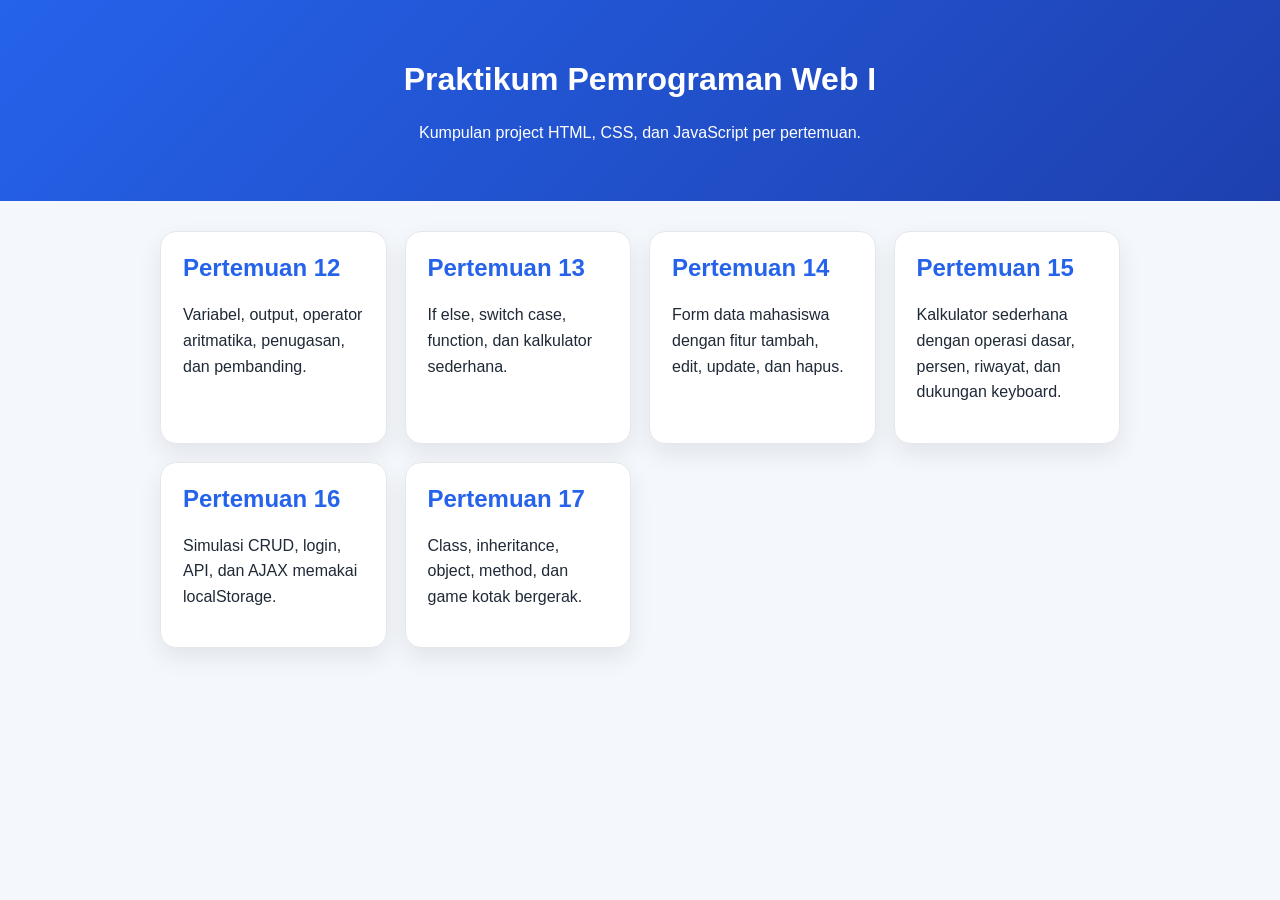
<file: index.html>
<!DOCTYPE html>
<html lang="id">
<head>
  <meta charset="UTF-8" />
  <meta name="viewport" content="width=device-width, initial-scale=1.0" />
  <title>Praktikum Pemrograman Web I</title>
  <style>
    * { box-sizing: border-box; }
    body {
      margin: 0;
      font-family: Arial, sans-serif;
      background: #f4f7fb;
      color: #1f2937;
    }
    header {
      padding: 40px 20px;
      text-align: center;
      background: linear-gradient(135deg, #2563eb, #1e40af);
      color: white;
    }
    main {
      max-width: 1000px;
      margin: 30px auto;
      padding: 0 20px;
    }
    .grid {
      display: grid;
      grid-template-columns: repeat(auto-fit, minmax(220px, 1fr));
      gap: 18px;
    }
    a.card {
      display: block;
      padding: 22px;
      background: white;
      border-radius: 16px;
      text-decoration: none;
      color: inherit;
      box-shadow: 0 10px 25px rgba(15, 23, 42, .08);
      border: 1px solid #e5e7eb;
    }
    a.card:hover { transform: translateY(-3px); }
    h2 { margin-top: 0; color: #2563eb; }
    p { line-height: 1.6; }
  </style>
</head>
<body>
  <header>
    <h1>Praktikum Pemrograman Web I</h1>
    <p>Kumpulan project HTML, CSS, dan JavaScript per pertemuan.</p>
  </header>

  <main>
    <div class="grid">
      <a class="card" href="pertemuan-12/index.html">
        <h2>Pertemuan 12</h2>
        <p>Variabel, output, operator aritmatika, penugasan, dan pembanding.</p>
      </a>
      <a class="card" href="pertemuan-13/index.html">
        <h2>Pertemuan 13</h2>
        <p>If else, switch case, function, dan kalkulator sederhana.</p>
      </a>
      <a class="card" href="pertemuan-14/index.html">
        <h2>Pertemuan 14</h2>
        <p>Form data mahasiswa dengan fitur tambah, edit, update, dan hapus.</p>
      </a>
      <a class="card" href="pertemuan-15/index.html">
        <h2>Pertemuan 15</h2>
        <p>Kalkulator sederhana dengan operasi dasar, persen, riwayat, dan dukungan keyboard.</p>
      </a>
      <a class="card" href="pertemuan-16/index.html">
        <h2>Pertemuan 16</h2>
        <p>Simulasi CRUD, login, API, dan AJAX memakai localStorage.</p>
      </a>
      <a class="card" href="pertemuan-17/index.html">
        <h2>Pertemuan 17</h2>
        <p>Class, inheritance, object, method, dan game kotak bergerak.</p>
      </a>
    </div>
  </main>
</body>
</html>
</file>
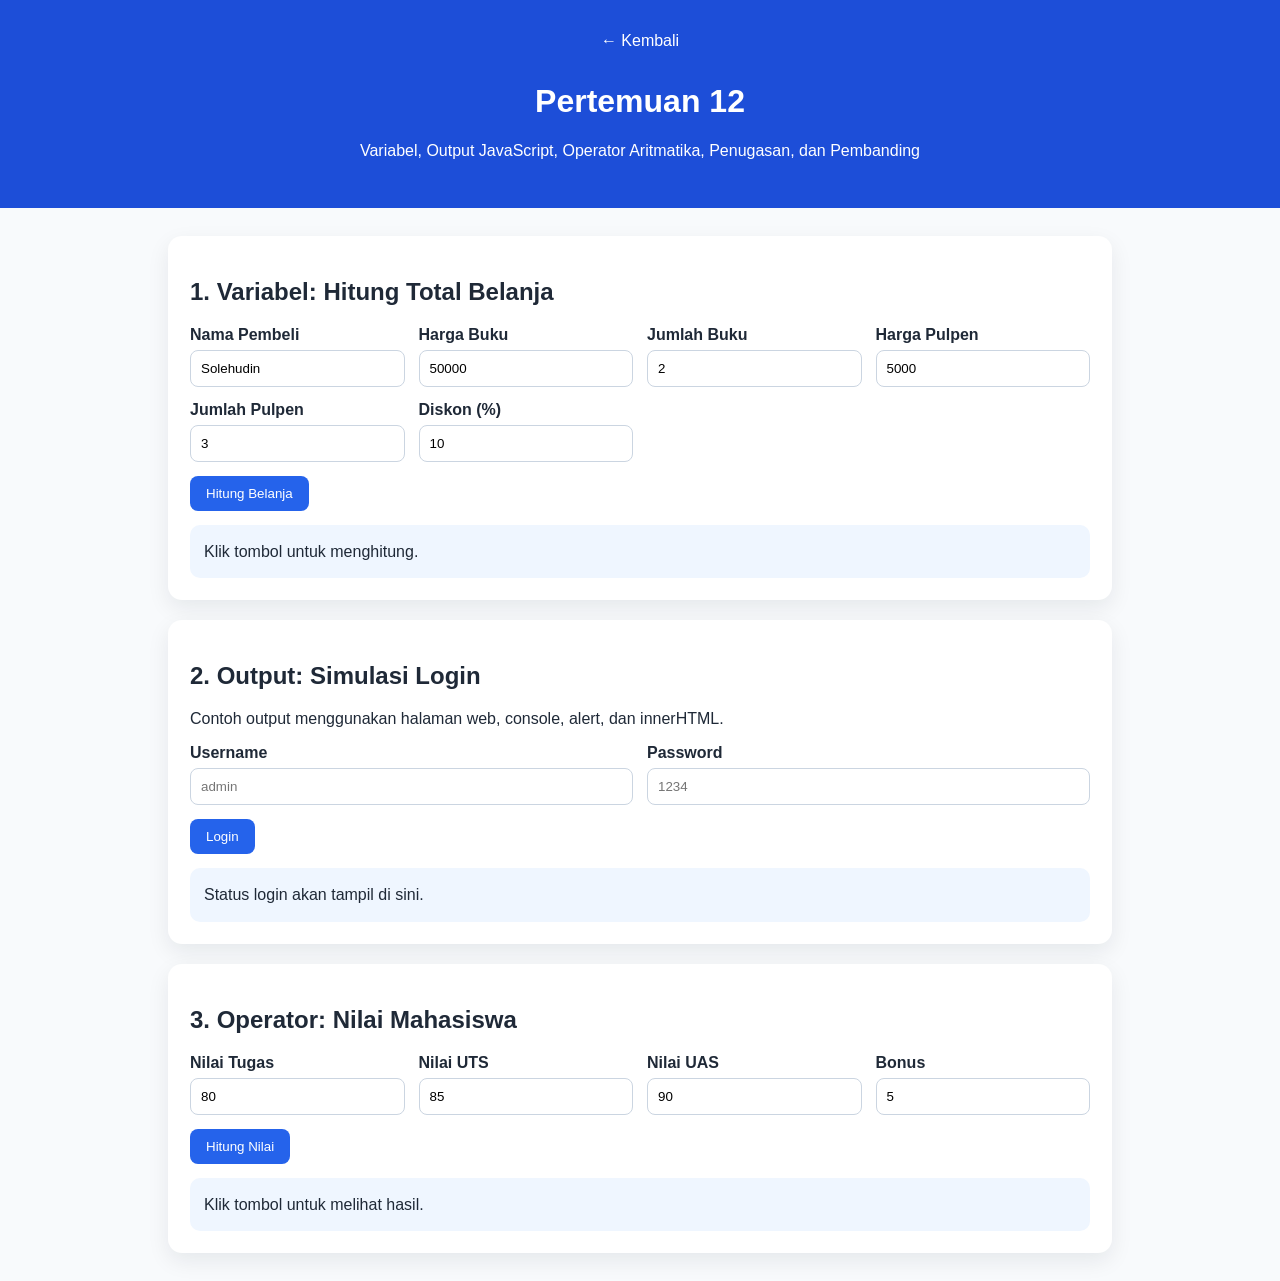
<file: pertemuan-12/index.html>
<!DOCTYPE html>
<html lang="id">
<head>
  <meta charset="UTF-8" />
  <meta name="viewport" content="width=device-width, initial-scale=1.0" />
  <title>Pertemuan 12 - Variabel, Output, Operator</title>
  <link rel="stylesheet" href="style.css" />
</head>
<body>
  <header class="hero">
    <a href="../index.html" class="back">← Kembali</a>
    <h1>Pertemuan 12</h1>
    <p>Variabel, Output JavaScript, Operator Aritmatika, Penugasan, dan Pembanding</p>
  </header>

  <main class="container">
    <section class="card">
      <h2>1. Variabel: Hitung Total Belanja</h2>
      <div class="form-grid">
        <label>Nama Pembeli <input type="text" id="namaPembeli" value="Solehudin" /></label>
        <label>Harga Buku <input type="number" id="hargaBuku" value="50000" /></label>
        <label>Jumlah Buku <input type="number" id="jumlahBuku" value="2" /></label>
        <label>Harga Pulpen <input type="number" id="hargaPulpen" value="5000" /></label>
        <label>Jumlah Pulpen <input type="number" id="jumlahPulpen" value="3" /></label>
        <label>Diskon (%) <input type="number" id="diskon" value="10" /></label>
      </div>
      <button onclick="hitungBelanja()">Hitung Belanja</button>
      <div id="hasilBelanja" class="result">Klik tombol untuk menghitung.</div>
    </section>

    <section class="card">
      <h2>2. Output: Simulasi Login</h2>
      <p>Contoh output menggunakan halaman web, console, alert, dan innerHTML.</p>
      <div class="form-grid">
        <label>Username <input type="text" id="username" placeholder="admin" /></label>
        <label>Password <input type="password" id="password" placeholder="1234" /></label>
      </div>
      <button onclick="cekLogin()">Login</button>
      <div id="hasilLogin" class="result">Status login akan tampil di sini.</div>
    </section>

    <section class="card">
      <h2>3. Operator: Nilai Mahasiswa</h2>
      <div class="form-grid">
        <label>Nilai Tugas <input type="number" id="nilaiTugas" value="80" /></label>
        <label>Nilai UTS <input type="number" id="nilaiUts" value="85" /></label>
        <label>Nilai UAS <input type="number" id="nilaiUas" value="90" /></label>
        <label>Bonus <input type="number" id="bonus" value="5" /></label>
      </div>
      <button onclick="hitungNilai()">Hitung Nilai</button>
      <div id="hasilNilai" class="result">Klik tombol untuk melihat hasil.</div>
    </section>
  </main>

  <script src="script.js"></script>
</body>
</html>
</file>
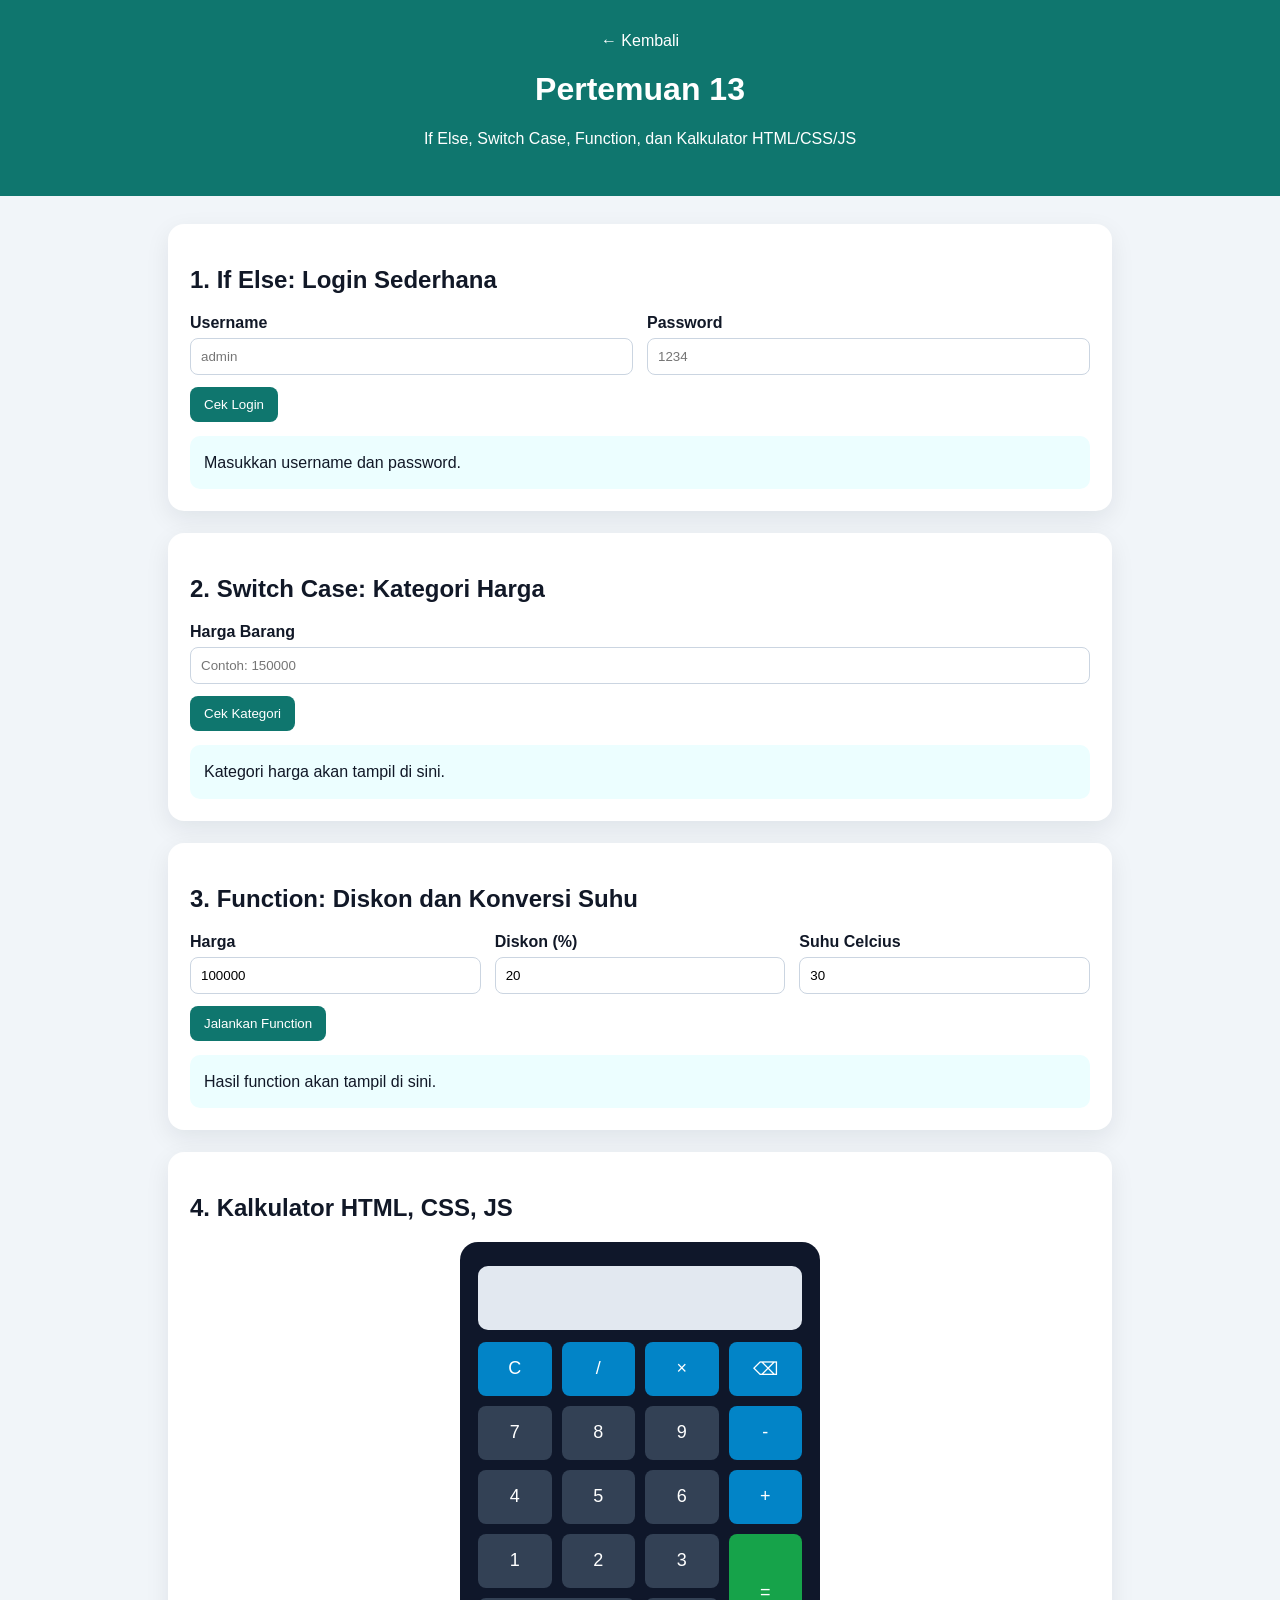
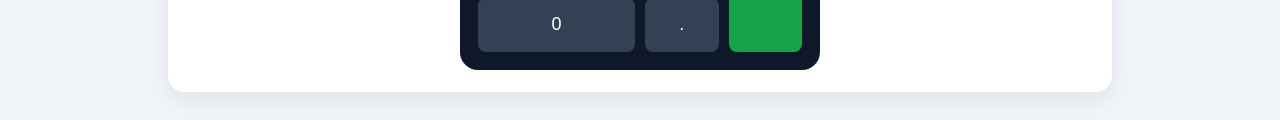
<file: pertemuan-13/index.html>
<!DOCTYPE html>
<html lang="id">
<head>
  <meta charset="UTF-8" />
  <meta name="viewport" content="width=device-width, initial-scale=1.0" />
  <title>Pertemuan 13 - If Else, Switch, Function, Kalkulator</title>
  <link rel="stylesheet" href="style.css" />
</head>
<body>
  <header class="hero">
    <a href="../index.html" class="back">← Kembali</a>
    <h1>Pertemuan 13</h1>
    <p>If Else, Switch Case, Function, dan Kalkulator HTML/CSS/JS</p>
  </header>

  <main class="container">
    <section class="card">
      <h2>1. If Else: Login Sederhana</h2>
      <div class="form-grid">
        <label>Username <input id="loginUsername" type="text" placeholder="admin" /></label>
        <label>Password <input id="loginPassword" type="password" placeholder="1234" /></label>
      </div>
      <button onclick="loginIfElse()">Cek Login</button>
      <div id="hasilIfElse" class="result">Masukkan username dan password.</div>
    </section>

    <section class="card">
      <h2>2. Switch Case: Kategori Harga</h2>
      <label>Harga Barang
        <input id="hargaBarang" type="number" placeholder="Contoh: 150000" />
      </label>
      <button onclick="kategoriHarga()">Cek Kategori</button>
      <div id="hasilSwitch" class="result">Kategori harga akan tampil di sini.</div>
    </section>

    <section class="card">
      <h2>3. Function: Diskon dan Konversi Suhu</h2>
      <div class="form-grid">
        <label>Harga <input id="hargaDiskon" type="number" value="100000" /></label>
        <label>Diskon (%) <input id="persenDiskon" type="number" value="20" /></label>
        <label>Suhu Celcius <input id="suhuCelcius" type="number" value="30" /></label>
      </div>
      <button onclick="jalankanFunction()">Jalankan Function</button>
      <div id="hasilFunction" class="result">Hasil function akan tampil di sini.</div>
    </section>

    <section class="calculator-card">
      <h2>4. Kalkulator HTML, CSS, JS</h2>
      <div class="calculator">
        <input type="text" id="display" readonly />
        <div class="buttons">
          <button onclick="clearDisplay()" class="operator">C</button>
          <button onclick="appendValue('/')" class="operator">/</button>
          <button onclick="appendValue('*')" class="operator">×</button>
          <button onclick="deleteLast()" class="operator">⌫</button>

          <button onclick="appendValue('7')">7</button>
          <button onclick="appendValue('8')">8</button>
          <button onclick="appendValue('9')">9</button>
          <button onclick="appendValue('-')" class="operator">-</button>

          <button onclick="appendValue('4')">4</button>
          <button onclick="appendValue('5')">5</button>
          <button onclick="appendValue('6')">6</button>
          <button onclick="appendValue('+')" class="operator">+</button>

          <button onclick="appendValue('1')">1</button>
          <button onclick="appendValue('2')">2</button>
          <button onclick="appendValue('3')">3</button>
          <button onclick="calculate()" class="equal">=</button>

          <button onclick="appendValue('0')" class="zero">0</button>
          <button onclick="appendValue('.')">.</button>
        </div>
      </div>
    </section>
  </main>

  <script src="script.js"></script>
</body>
</html>
</file>
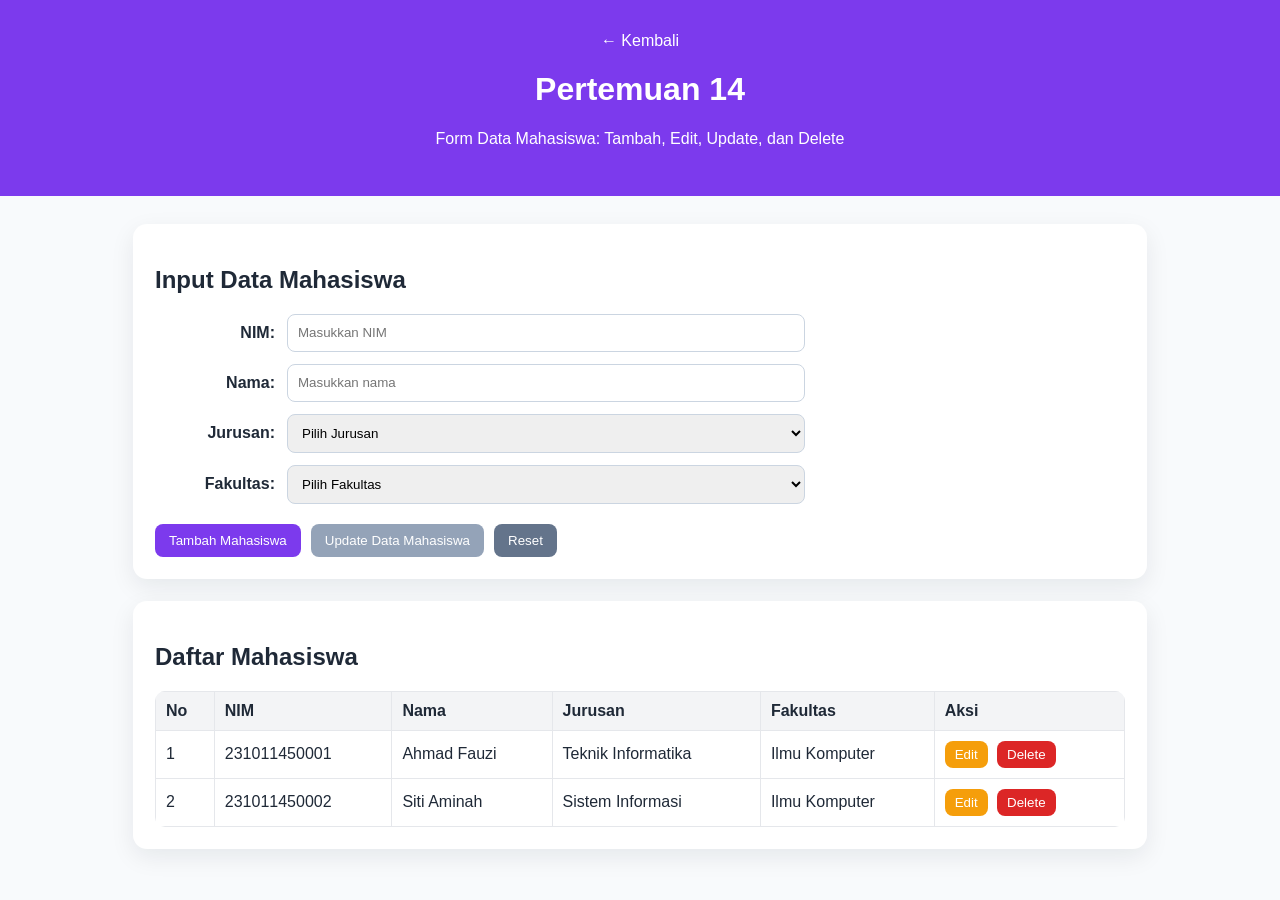
<file: pertemuan-14/index.html>
<!DOCTYPE html>
<html lang="id">
<head>
  <meta charset="UTF-8" />
  <meta name="viewport" content="width=device-width, initial-scale=1.0" />
  <title>Pertemuan 14 - Form Data Mahasiswa</title>
  <link rel="stylesheet" href="style.css" />
</head>
<body>
  <header>
    <a href="../index.html">← Kembali</a>
    <h1>Pertemuan 14</h1>
    <p>Form Data Mahasiswa: Tambah, Edit, Update, dan Delete</p>
  </header>

  <main>
    <section class="card">
      <h2>Input Data Mahasiswa</h2>
      <div class="form-container">
        <label for="nim">NIM:</label>
        <input type="text" id="nim" placeholder="Masukkan NIM" />

        <label for="nama">Nama:</label>
        <input type="text" id="nama" placeholder="Masukkan nama" />

        <label for="jurusan">Jurusan:</label>
        <select id="jurusan">
          <option value="">Pilih Jurusan</option>
          <option value="Sistem Informasi">Sistem Informasi</option>
          <option value="Teknik Informatika">Teknik Informatika</option>
          <option value="Manajemen">Manajemen</option>
        </select>

        <label for="fakultas">Fakultas:</label>
        <select id="fakultas">
          <option value="">Pilih Fakultas</option>
          <option value="Teknik">Teknik</option>
          <option value="Ekonomi">Ekonomi</option>
          <option value="Ilmu Komputer">Ilmu Komputer</option>
        </select>

        <div class="buttons">
          <button id="btnTambah" onclick="tambahMahasiswa()">Tambah Mahasiswa</button>
          <button id="btnUpdate" onclick="updateMahasiswa()" class="secondary" disabled>Update Data Mahasiswa</button>
          <button onclick="resetForm()" class="ghost">Reset</button>
        </div>
      </div>
    </section>

    <section class="card">
      <h2>Daftar Mahasiswa</h2>
      <table>
        <thead>
          <tr>
            <th>No</th>
            <th>NIM</th>
            <th>Nama</th>
            <th>Jurusan</th>
            <th>Fakultas</th>
            <th>Aksi</th>
          </tr>
        </thead>
        <tbody id="tabelMahasiswa"></tbody>
      </table>
    </section>
  </main>

  <script src="script.js"></script>
</body>
</html>
</file>
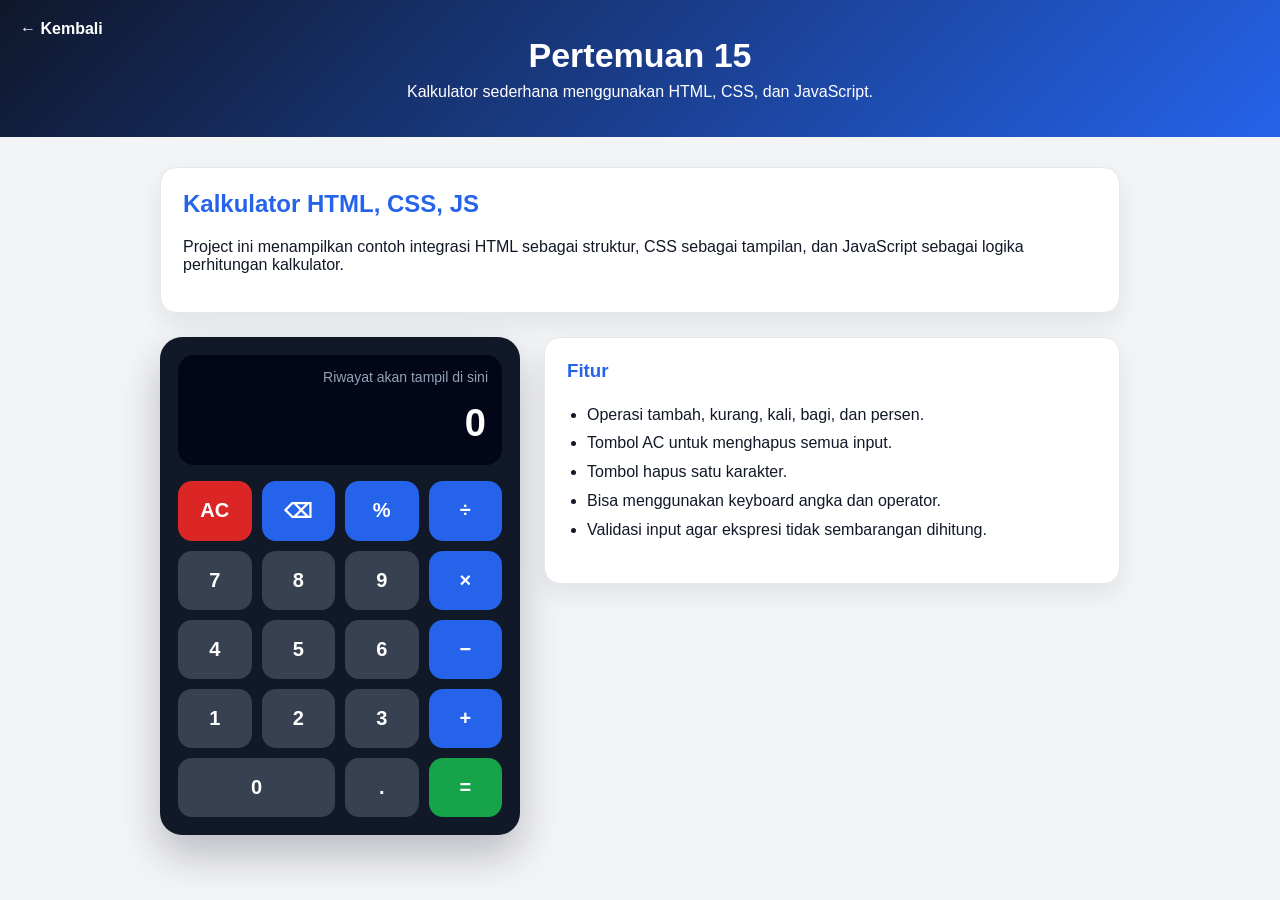
<file: pertemuan-15/index.html>
<!DOCTYPE html>
<html lang="id">
<head>
  <meta charset="UTF-8" />
  <meta name="viewport" content="width=device-width, initial-scale=1.0" />
  <title>Pertemuan 15 - Kalkulator</title>
  <link rel="stylesheet" href="style.css" />
</head>
<body>
  <header class="hero">
    <a href="../index.html" class="back">← Kembali</a>
    <h1>Pertemuan 15</h1>
    <p>Kalkulator sederhana menggunakan HTML, CSS, dan JavaScript.</p>
  </header>

  <main class="container">
    <section class="card intro">
      <h2>Kalkulator HTML, CSS, JS</h2>
      <p>
        Project ini menampilkan contoh integrasi HTML sebagai struktur, CSS sebagai tampilan,
        dan JavaScript sebagai logika perhitungan kalkulator.
      </p>
    </section>

    <section class="calculator-wrapper">
      <div class="calculator">
        <div class="screen">
          <div id="history" class="history">Riwayat akan tampil di sini</div>
          <input type="text" id="display" value="0" readonly />
        </div>

        <div class="buttons">
          <button class="operator danger" onclick="clearDisplay()">AC</button>
          <button class="operator" onclick="deleteLast()">⌫</button>
          <button class="operator" onclick="appendValue('%')">%</button>
          <button class="operator" onclick="appendValue('/')">÷</button>

          <button onclick="appendValue('7')">7</button>
          <button onclick="appendValue('8')">8</button>
          <button onclick="appendValue('9')">9</button>
          <button class="operator" onclick="appendValue('*')">×</button>

          <button onclick="appendValue('4')">4</button>
          <button onclick="appendValue('5')">5</button>
          <button onclick="appendValue('6')">6</button>
          <button class="operator" onclick="appendValue('-')">−</button>

          <button onclick="appendValue('1')">1</button>
          <button onclick="appendValue('2')">2</button>
          <button onclick="appendValue('3')">3</button>
          <button class="operator" onclick="appendValue('+')">+</button>

          <button class="zero" onclick="appendValue('0')">0</button>
          <button onclick="appendValue('.')">.</button>
          <button class="equal" onclick="calculate()">=</button>
        </div>
      </div>

      <div class="card info">
        <h3>Fitur</h3>
        <ul>
          <li>Operasi tambah, kurang, kali, bagi, dan persen.</li>
          <li>Tombol AC untuk menghapus semua input.</li>
          <li>Tombol hapus satu karakter.</li>
          <li>Bisa menggunakan keyboard angka dan operator.</li>
          <li>Validasi input agar ekspresi tidak sembarangan dihitung.</li>
        </ul>
      </div>
    </section>
  </main>

  <script src="script.js"></script>
</body>
</html>
</file>
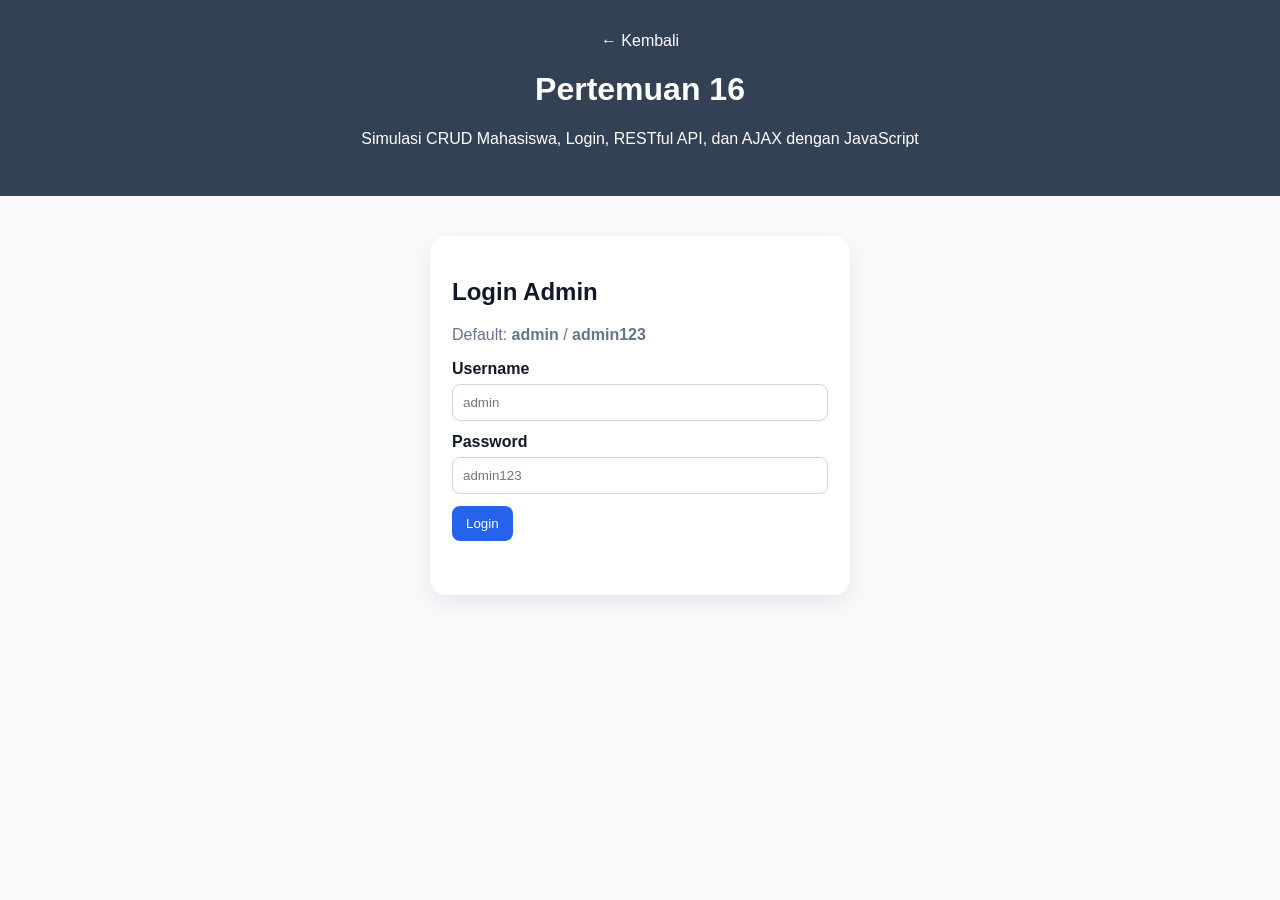
<file: pertemuan-16/index.html>
<!DOCTYPE html>
<html lang="id">
<head>
  <meta charset="UTF-8" />
  <meta name="viewport" content="width=device-width, initial-scale=1.0" />
  <title>Pertemuan 16 - Simulasi CRUD Mahasiswa</title>
  <link rel="stylesheet" href="style.css" />
</head>
<body>
  <header>
    <a href="../index.html">← Kembali</a>
    <h1>Pertemuan 16</h1>
    <p>Simulasi CRUD Mahasiswa, Login, RESTful API, dan AJAX dengan JavaScript</p>
  </header>

  <main>
    <section id="loginPage" class="card login-card">
      <h2>Login Admin</h2>
      <p class="hint">Default: <strong>admin</strong> / <strong>admin123</strong></p>
      <label>Username
        <input type="text" id="username" placeholder="admin" />
      </label>
      <label>Password
        <input type="password" id="password" placeholder="admin123" />
      </label>
      <button onclick="login()">Login</button>
      <div id="loginMessage" class="message"></div>
    </section>

    <section id="appPage" class="hidden">
      <div class="toolbar">
        <div>
          <h2>Aplikasi CRUD Mahasiswa</h2>
          <p>Data tersimpan di localStorage sebagai simulasi database.</p>
        </div>
        <button onclick="logout()" class="danger">Logout</button>
      </div>

      <section class="card">
        <h3>Form Mahasiswa</h3>
        <div class="form-grid">
          <label>NIM <input type="text" id="nim" placeholder="231011450099" /></label>
          <label>Nama <input type="text" id="nama" placeholder="Nama mahasiswa" /></label>
          <label>Jurusan <input type="text" id="jurusan" placeholder="Teknik Informatika" /></label>
          <label>Email <input type="email" id="email" placeholder="email@example.com" /></label>
        </div>
        <div class="actions">
          <button id="btnSimpan" onclick="simpanMahasiswa()">Simpan</button>
          <button id="btnBatal" onclick="resetForm()" class="secondary">Batal</button>
        </div>
      </section>

      <section class="card">
        <div class="table-header">
          <h3>Data Mahasiswa</h3>
          <input type="search" id="keyword" placeholder="Cari nama/NIM/jurusan..." oninput="renderMahasiswa()" />
        </div>
        <div class="table-wrap">
          <table>
            <thead>
              <tr>
                <th>No</th>
                <th>NIM</th>
                <th>Nama</th>
                <th>Jurusan</th>
                <th>Email</th>
                <th>Aksi</th>
              </tr>
            </thead>
            <tbody id="tabelMahasiswa"></tbody>
          </table>
        </div>
      </section>

      <section class="card">
        <h3>Simulasi RESTful API & AJAX</h3>
        <p>Tekan tombol di bawah untuk mengambil data seperti request AJAX ke API.</p>
        <button onclick="getApiData()">GET /api/mahasiswa</button>
        <pre id="apiOutput">Response API akan tampil di sini.</pre>
      </section>
    </section>
  </main>

  <script src="script.js"></script>
</body>
</html>
</file>
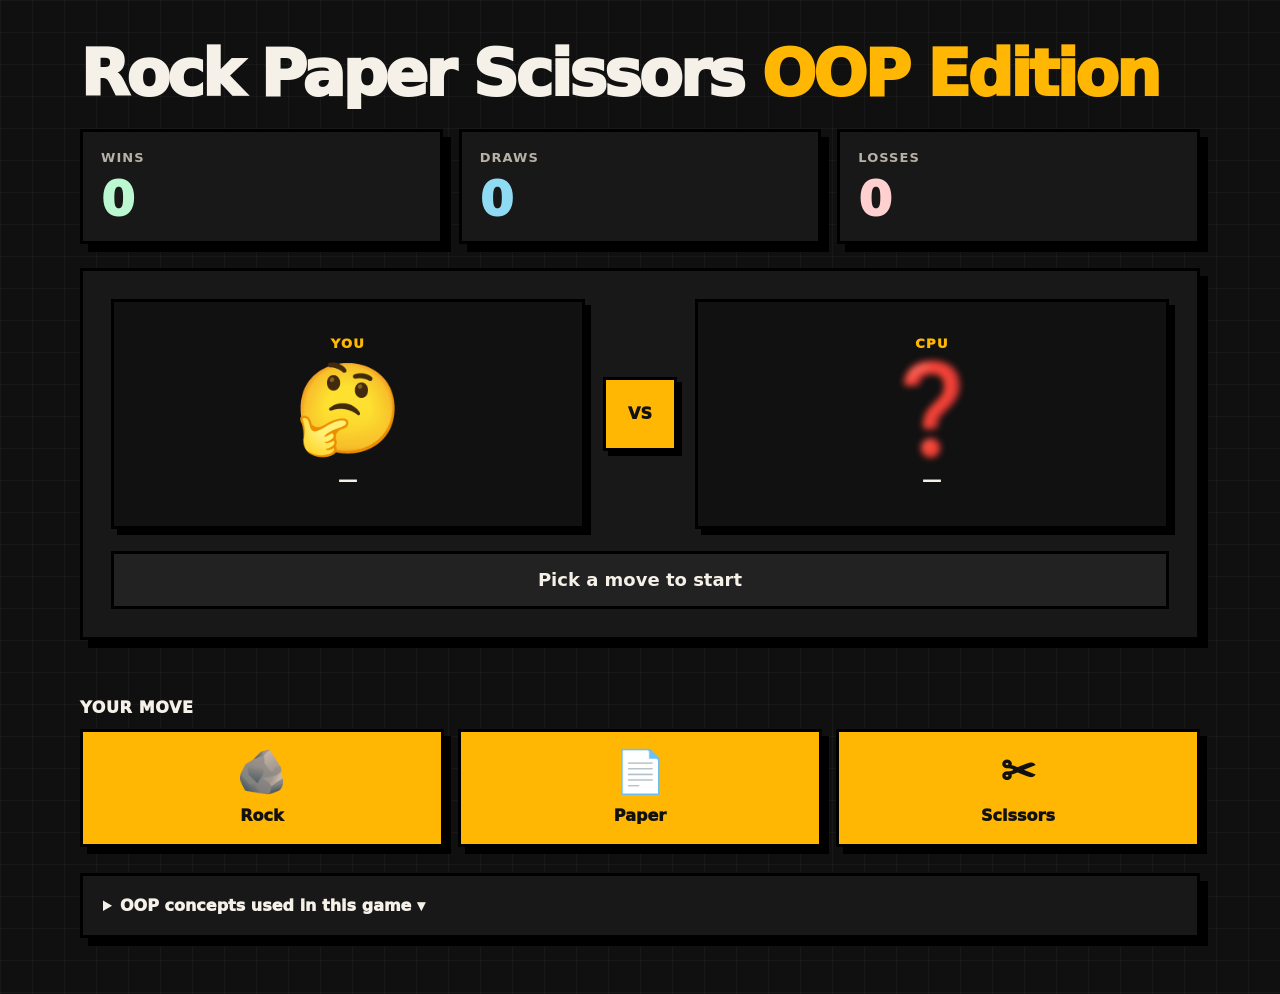
<file: pertemuan-17/index.html>
<!DOCTYPE html>
<html lang="en">
<head>
  <meta charset="UTF-8" />
  <meta name="viewport" content="width=device-width, initial-scale=1.0" />
  <title>Rock Paper Scissors — OOP JavaScript</title>
  <link rel="stylesheet" href="app.css" />
</head>
<body>
<div class="game-root">
  <h1>Rock Paper Scissors <span>OOP Edition</span></h1>

  <div class="score-grid">
    <div class="score-card">
      <p class="score-label">Wins</p>
      <p class="score-num win" id="score-win">0</p>
    </div>
    <div class="score-card">
      <p class="score-label">Draws</p>
      <p class="score-num draw" id="score-draw">0</p>
    </div>
    <div class="score-card">
      <p class="score-label">Losses</p>
      <p class="score-num lose" id="score-lose">0</p>
    </div>
  </div>

  <div class="arena">
    <div class="arena-row">
      <div class="fighter">
        <p class="fighter-label">You</p>
        <span class="fighter-emoji" id="player-emoji">🤔</span>
        <p class="fighter-name" id="player-name">—</p>
      </div>
      <span class="vs-badge">VS</span>
      <div class="fighter">
        <p class="fighter-label">CPU</p>
        <span class="fighter-emoji" id="cpu-emoji" style="filter: blur(3px);">❓</span>
        <p class="fighter-name" id="cpu-name">—</p>
      </div>
    </div>
    <div class="result-banner idle" id="result-banner">
      <span>Pick a move to start</span>
    </div>
  </div>
  <div class="streak-row" id="streak-row"></div>

  <p class="choices-title">Your move</p>
  <div class="choices" id="choices"></div>

  <div class="history-section" id="history-section" style="display: none;">
    <p class="history-title">
      Round history
      <button onclick="game.resetGame()">reset all</button>
    </p>
    <div class="history-list" id="history-list"></div>
  </div>

  <div class="oop-section">
    <details>
      <summary>OOP concepts used in this game ▾</summary>
      <div class="oop-tags" id="oop-tags"></div>
    </details>
  </div>
</div>

<script>
/* ============================================================
   OOP CONCEPTS DEMONSTRATED:
   - Classes & Constructors
   - Inheritance (extends / super)
   - Encapsulation (private fields #, getters/setters)
   - Polymorphism (overriding chooseMove())
   - Abstraction (players hidden behind interface)
   - Static methods & fields
   - Singleton pattern (MoveRegistry)
   - Observer / EventEmitter pattern (GameEventEmitter)
   - Strategy pattern (CPU AI strategy)
   - toString() override
   - instanceof type checking
   ============================================================ */

/* ----------------------------------------------------------
   Move — represents a single game option (Rock / Paper / Scissors)
   Demonstrates: Class, encapsulation, toString override
---------------------------------------------------------- */
class Move {
  constructor(name, emoji) {
    this.name  = name;
    this.emoji = emoji;
    this._beats = null; // name of the Move this one defeats
  }

  // Set which move name this move defeats
  setBeats(moveName) {
    this._beats = moveName;
  }

  // Returns true if this move defeats `other`
  beats(other) {
    return this._beats === other.name;
  }

  // Override toString so console.log(move) shows its name
  toString() {
    return this.name;
  }
}

/* ----------------------------------------------------------
   Player — base class for all player types
   Demonstrates: Class, encapsulation, getters/setters,
                 computed properties, public API
---------------------------------------------------------- */
class Player {
  constructor(name) {
    this.name      = name;
    this.wins      = 0;
    this.losses    = 0;
    this.draws     = 0;
    this._currentMove = null;
  }

  // Getter — exposes private move reference
  get currentMove() {
    return this._currentMove;
  }

  // Setter — validates type before assigning
  set currentMove(move) {
    if (!(move instanceof Move)) {
      throw new TypeError(`Expected a Move instance, got ${typeof move}`);
    }
    this._currentMove = move;
  }

  // Computed getter — derived from other properties
  get totalRounds() {
    return this.wins + this.losses + this.draws;
  }

  get winRate() {
    if (this.totalRounds === 0) return 0;
    return Math.round((this.wins / this.totalRounds) * 100);
  }

  recordWin()  { this.wins++; }
  recordLoss() { this.losses++; }
  recordDraw() { this.draws++; }

  reset() {
    this.wins  = 0;
    this.losses = 0;
    this.draws  = 0;
    this._currentMove = null;
  }
}

/* ----------------------------------------------------------
   HumanPlayer — extends Player for the human user
   Demonstrates: Inheritance (extends), super(), method addition
---------------------------------------------------------- */
class HumanPlayer extends Player {
  constructor(name) {
    super(name); // call base class constructor
  }

  // Human picks a move explicitly
  chooseMove(move) {
    this.currentMove = move; // uses the inherited setter (with validation)
  }
}

/* ----------------------------------------------------------
   CPUPlayer — extends Player with AI decision making
   Demonstrates: Inheritance, polymorphism (override chooseMove),
                 Strategy pattern (strategy param), private data (_history)
---------------------------------------------------------- */
class CPUPlayer extends Player {
  constructor(name, strategy = 'random') {
    super(name);
    this.strategy = strategy;  // 'random' | 'biased'
    this._history = [];        // tracks own past moves for bias logic
  }

  // Polymorphism: same method name as HumanPlayer, entirely different behavior
  chooseMove(availableMoves) {
    let move;
    if (this.strategy === 'biased') {
      move = this._biasedPick(availableMoves);
    } else {
      move = this._randomPick(availableMoves);
    }
    this._history.push(move);
    this.currentMove = move;
  }

  _randomPick(moves) {
    return moves[Math.floor(Math.random() * moves.length)];
  }

  // Strategy pattern: analyse player's recent moves and try to counter
  _biasedPick(moves) {
    if (this._history.length < 3) {
      return this._randomPick(moves);
    }
    // Count frequency of recent player moves (tracked externally via history)
    // Here: use CPU's own history to mix things up rather than always countering
    const recent = this._history.slice(-6);
    const freq = {};
    recent.forEach(m => { freq[m.name] = (freq[m.name] || 0) + 1; });
    const leastUsed = Object.keys(freq).reduce((a, b) => freq[a] < freq[b] ? a : b);
    const pick = moves.find(m => m.name === leastUsed);
    return pick || this._randomPick(moves);
  }

  reset() {
    super.reset(); // call parent reset
    this._history = [];
  }
}

/* ----------------------------------------------------------
   RoundResult — immutable value object for a single round
   Demonstrates: Class, static constants, computed getter
---------------------------------------------------------- */
class RoundResult {
  // Static class constants — shared across all instances
  static WIN  = 'win';
  static LOSE = 'lose';
  static DRAW = 'draw';

  constructor(playerMove, cpuMove, outcome, roundNum) {
    this.playerMove = playerMove;
    this.cpuMove    = cpuMove;
    this.outcome    = outcome;
    this.roundNum   = roundNum;
    Object.freeze(this); // make immutable
  }

  get summary() {
    if (this.outcome === RoundResult.DRAW) return 'Draw!';
    if (this.outcome === RoundResult.WIN)  return `${this.playerMove.name} beats ${this.cpuMove.name}!`;
    return `${this.cpuMove.name} beats ${this.playerMove.name}!`;
  }
}

/* ----------------------------------------------------------
   MoveRegistry — Singleton that stores all available moves
   Demonstrates: Singleton pattern, static private field,
                 static factory method
---------------------------------------------------------- */
class MoveRegistry {
  static #instance = null; // private static field — only one ever exists

  constructor() {
    if (MoveRegistry.#instance) {
      return MoveRegistry.#instance; // return existing instance
    }
    this._moves = {};
    MoveRegistry.#instance = this;
  }

  // Static factory — preferred way to obtain the singleton
  static getInstance() {
    return new MoveRegistry();
  }

  register(move) {
    this._moves[move.name] = move;
    return this; // fluent interface
  }

  get(name)  { return this._moves[name] || null; }
  getAll()   { return Object.values(this._moves); }
}

/* ----------------------------------------------------------
   GameEventEmitter — Observer/pub-sub event system
   Demonstrates: Observer pattern, encapsulation, callbacks
---------------------------------------------------------- */
class GameEventEmitter {
  constructor() {
    this._listeners = {};
  }

  // Register a listener for an event
  on(event, fn) {
    if (!this._listeners[event]) this._listeners[event] = [];
    this._listeners[event].push(fn);
    return this; // fluent interface
  }

  // Fire all listeners for an event
  emit(event, data) {
    (this._listeners[event] || []).forEach(fn => fn(data));
  }
}

/* ----------------------------------------------------------
   StreakTracker — tracks consecutive win/loss streaks
   Demonstrates: Encapsulation, getters, single responsibility
---------------------------------------------------------- */
class StreakTracker {
  constructor() {
    this._current = 0;
    this._best    = 0;
    this._type    = null; // 'win' | 'lose' | null
  }

  update(outcome) {
    if (outcome === RoundResult.WIN) {
      this._current = this._type === 'win' ? this._current + 1 : 1;
      this._type    = 'win';
    } else if (outcome === RoundResult.LOSE) {
      this._current = this._type === 'lose' ? this._current + 1 : 1;
      this._type    = 'lose';
    } else {
      this._current = 0;
      this._type    = null;
    }
    if (this._type === 'win') {
      this._best = Math.max(this._best, this._current);
    }
  }

  get current() { return this._current; }
  get type()    { return this._type; }
  get best()    { return this._best; }

  reset() { this._current = 0; this._best = 0; this._type = null; }
}

/* ----------------------------------------------------------
   RockPaperScissorsGame — main game engine
   Demonstrates: Composition, private fields (#), inheritance
                 (extends GameEventEmitter), encapsulation,
                 public/private method separation
---------------------------------------------------------- */
class RockPaperScissorsGame extends GameEventEmitter {
  // Private fields — inaccessible outside this class
  #human;
  #cpu;
  #registry;
  #history;
  #streak;
  #round;
  #locked; // prevents double-clicks mid-animation

  constructor() {
    super(); // initialise GameEventEmitter
    this.#human    = new HumanPlayer('You');
    this.#cpu      = new CPUPlayer('CPU', 'biased');
    this.#registry = MoveRegistry.getInstance(); // singleton
    this.#history  = [];
    this.#streak   = new StreakTracker();
    this.#round    = 0;
    this.#locked   = false;
    this._setupMoves();
  }

  // Private setup method — called once in constructor
  _setupMoves() {
    const rock     = new Move('Rock',     '🪨');
    const paper    = new Move('Paper',    '📄');
    const scissors = new Move('Scissors', '✂️');

    // Cyclic beats relationship
    rock.setBeats('Scissors');
    paper.setBeats('Rock');
    scissors.setBeats('Paper');

    // Fluent registration
    [rock, paper, scissors].forEach(m => this.#registry.register(m));
  }

  // Public getters — expose read-only state
  get availableMoves() { return this.#registry.getAll(); }
  get human()   { return this.#human; }
  get cpu()     { return this.#cpu; }
  get history() { return [...this.#history]; } // return copy, not reference
  get streak()  { return this.#streak; }
  get round()   { return this.#round; }

  // Core game action — play a round
  play(moveName) {
    if (this.#locked) return null;
    this.#locked = true;

    const move = this.#registry.get(moveName);
    if (!move) { this.#locked = false; return null; }

    // Players make their choices
    this.#human.chooseMove(move);
    this.#cpu.chooseMove(this.availableMoves);

    this.#round++;

    // Resolve outcome
    const outcome = this._resolveOutcome(
      this.#human.currentMove,
      this.#cpu.currentMove
    );

    // Update stats
    if (outcome === RoundResult.WIN) {
      this.#human.recordWin();
      this.#cpu.recordLoss();
    } else if (outcome === RoundResult.LOSE) {
      this.#human.recordLoss();
      this.#cpu.recordWin();
    } else {
      this.#human.recordDraw();
      this.#cpu.recordDraw();
    }

    this.#streak.update(outcome);

    // Build immutable result object
    const result = new RoundResult(
      this.#human.currentMove,
      this.#cpu.currentMove,
      outcome,
      this.#round
    );
    this.#history.unshift(result);

    // Notify all listeners (Observer pattern)
    this.emit('roundEnd', result);

    // Unlock after animation window
    setTimeout(() => { this.#locked = false; }, 900);
    return result;
  }

  // Determine who won — pure logic, no side effects
  _resolveOutcome(playerMove, cpuMove) {
    if (playerMove.name === cpuMove.name) return RoundResult.DRAW;
    return playerMove.beats(cpuMove) ? RoundResult.WIN : RoundResult.LOSE;
  }

  // Reset everything
  resetGame() {
    this.#human.reset();
    this.#cpu.reset();
    this.#history = [];
    this.#streak.reset();
    this.#round   = 0;
    this.#locked  = false;
    this.emit('reset', {});
  }
}

/* ----------------------------------------------------------
   GameUI — handles all DOM interaction
   Demonstrates: Separation of concerns, Observer subscription,
                 single responsibility principle
---------------------------------------------------------- */
class GameUI {
  constructor(game) {
    this._game = game;
    this._els  = {
      playerEmoji: document.getElementById('player-emoji'),
      playerName:  document.getElementById('player-name'),
      cpuEmoji:    document.getElementById('cpu-emoji'),
      cpuName:     document.getElementById('cpu-name'),
      result:      document.getElementById('result-banner'),
      scoreWin:    document.getElementById('score-win'),
      scoreDraw:   document.getElementById('score-draw'),
      scoreLose:   document.getElementById('score-lose'),
      choices:     document.getElementById('choices'),
      histSection: document.getElementById('history-section'),
      histList:    document.getElementById('history-list'),
      streakRow:   document.getElementById('streak-row'),
      oopTags:     document.getElementById('oop-tags'),
    };
    this._bindEvents();
    this._renderChoices();
    this._renderOopTags();
  }

  // Subscribe to game events (Observer pattern)
  _bindEvents() {
    this._game.on('roundEnd', result => this._onRoundEnd(result));
    this._game.on('reset',    ()     => this._onReset());
  }

  // Dynamically build choice buttons from Move registry
  _renderChoices() {
    this._game.availableMoves.forEach(move => {
      const btn = document.createElement('button');
      btn.className = 'choice-btn';
      btn.innerHTML = `
        <span class="btn-emoji">${move.emoji}</span>
        <span class="btn-label">${move.name}</span>
      `;
      btn.onclick = () => this._game.play(move.name);
      this._els.choices.appendChild(btn);
    });
  }

  // Handle a completed round
  _onRoundEnd(result) {
    // Update player display
    this._els.playerEmoji.textContent = result.playerMove.emoji;
    this._els.playerName.textContent  = result.playerMove.name;

    // Animate CPU reveal
    const cpuEl = this._els.cpuEmoji;
    cpuEl.style.filter    = 'blur(6px)';
    cpuEl.style.transform = 'scale(0.85)';

    setTimeout(() => {
      cpuEl.textContent     = result.cpuMove.emoji;
      cpuEl.style.filter    = 'none';
      cpuEl.style.transform = 'scale(1.25)';
      cpuEl.style.transition = 'all 0.3s cubic-bezier(.34,1.56,.64,1)';
      setTimeout(() => { cpuEl.style.transform = 'scale(1)'; }, 300);
    }, 350);

    this._els.cpuName.textContent = result.cpuMove.name;

    // Update result banner
    const icons  = { win: '✓', lose: '✗', draw: '=' };
    const banner = this._els.result;
    banner.className = 'result-banner ' + result.outcome;
    banner.innerHTML = `<span>${icons[result.outcome]}</span><span>${result.summary}</span>`;

    // Update scoreboard
    this._els.scoreWin.textContent  = this._game.human.wins;
    this._els.scoreDraw.textContent = this._game.human.draws;
    this._els.scoreLose.textContent = this._game.human.losses;

    // Update streak indicator
    const s = this._game.streak;
    if (s.current >= 2) {
      const label = s.type === 'win'
        ? `🔥 ${s.current}-round win streak!`
        : `${s.current} losses in a row…`;
      this._els.streakRow.textContent = label;
    } else {
      this._els.streakRow.textContent = '';
    }

    this._renderHistory();
  }

  // Render the round history list
  _renderHistory() {
    const hist = this._game.history;
    if (!hist.length) return;
    this._els.histSection.style.display = '';
    this._els.histList.innerHTML = hist.slice(0, 10).map(r => `
      <div class="history-item">
        <span class="h-dot ${r.outcome}"></span>
        <span class="round-badge">Round ${r.roundNum}</span>
        <span>${r.outcome === 'win' ? 'Won' : r.outcome === 'lose' ? 'Lost' : 'Draw'}</span>
        <span class="h-emojis">${r.playerMove.emoji} ${r.cpuMove.emoji}</span>
      </div>
    `).join('');
  }

  // Reset the UI to initial state
  _onReset() {
    this._els.playerEmoji.textContent  = '🤔';
    this._els.playerName.textContent   = '—';
    this._els.cpuEmoji.textContent     = '❓';
    this._els.cpuEmoji.style.filter    = 'blur(3px)';
    this._els.cpuName.textContent      = '—';
    this._els.result.className         = 'result-banner idle';
    this._els.result.innerHTML         = '<span>Pick a move to start</span>';
    this._els.scoreWin.textContent     = '0';
    this._els.scoreDraw.textContent    = '0';
    this._els.scoreLose.textContent    = '0';
    this._els.streakRow.textContent    = '';
    this._els.histSection.style.display = 'none';
    this._els.histList.innerHTML        = '';
  }

  // Render OOP concept badges
  _renderOopTags() {
    const concepts = [
      'Classes', 'Encapsulation', 'Inheritance', 'Polymorphism',
      'Abstraction', 'Getters & Setters', 'Private Fields (#)',
      'Static Methods', 'Singleton (MoveRegistry)', 'Observer Pattern',
      'Strategy Pattern (CPU AI)', 'toString() override',
      'instanceof check', 'super()', 'Object.freeze()',
      'Fluent Interface', 'Separation of Concerns'
    ];
    this._els.oopTags.innerHTML = concepts.map(c =>
      `<span class="oop-tag">${c}</span>`
    ).join('');
  }
}

/* ----------------------------------------------------------
   Bootstrap — instantiate and wire everything together
---------------------------------------------------------- */
const game = new RockPaperScissorsGame();
new GameUI(game);
</script>
</body>
</html>
</file>
<file: pertemuan-12/style.css>
* { box-sizing: border-box; }
body {
  margin: 0;
  font-family: Arial, sans-serif;
  background: #f8fafc;
  color: #1f2937;
}
.hero {
  padding: 32px 20px;
  text-align: center;
  background: #1d4ed8;
  color: white;
}
.back {
  display: inline-block;
  margin-bottom: 12px;
  color: white;
  text-decoration: none;
}
.container {
  max-width: 980px;
  margin: 28px auto;
  padding: 0 18px;
}
.card {
  background: white;
  padding: 22px;
  margin-bottom: 20px;
  border-radius: 14px;
  box-shadow: 0 8px 22px rgba(15, 23, 42, .08);
}
.form-grid {
  display: grid;
  grid-template-columns: repeat(auto-fit, minmax(210px, 1fr));
  gap: 14px;
  margin-bottom: 14px;
}
label { font-weight: bold; }
input {
  width: 100%;
  margin-top: 6px;
  padding: 10px;
  border: 1px solid #cbd5e1;
  border-radius: 8px;
}
button {
  padding: 10px 16px;
  background: #2563eb;
  color: white;
  border: none;
  border-radius: 8px;
  cursor: pointer;
}
button:hover { background: #1d4ed8; }
.result {
  margin-top: 14px;
  padding: 14px;
  border-radius: 10px;
  background: #eff6ff;
  line-height: 1.6;
}
.success { background: #dcfce7; }
.danger { background: #fee2e2; }
</file>
<file: pertemuan-13/style.css>
* { box-sizing: border-box; }
body {
  margin: 0;
  font-family: Arial, sans-serif;
  background: #f1f5f9;
  color: #111827;
}
.hero {
  padding: 32px 20px;
  text-align: center;
  color: white;
  background: #0f766e;
}
.back { color: white; text-decoration: none; }
.container {
  max-width: 980px;
  margin: 28px auto;
  padding: 0 18px;
}
.card, .calculator-card {
  margin-bottom: 22px;
  padding: 22px;
  background: white;
  border-radius: 16px;
  box-shadow: 0 8px 24px rgba(15, 23, 42, .08);
}
.form-grid {
  display: grid;
  grid-template-columns: repeat(auto-fit, minmax(210px, 1fr));
  gap: 14px;
}
label { display: block; font-weight: bold; margin-bottom: 12px; }
input {
  width: 100%;
  margin-top: 6px;
  padding: 10px;
  border: 1px solid #cbd5e1;
  border-radius: 8px;
}
button {
  padding: 10px 14px;
  border: none;
  border-radius: 8px;
  background: #0f766e;
  color: white;
  cursor: pointer;
}
button:hover { opacity: .9; }
.result {
  margin-top: 14px;
  padding: 14px;
  background: #ecfeff;
  border-radius: 10px;
  line-height: 1.6;
}
.calculator {
  max-width: 360px;
  margin: 0 auto;
  padding: 18px;
  background: #0f172a;
  border-radius: 18px;
}
#display {
  width: 100%;
  padding: 16px;
  font-size: 28px;
  margin-bottom: 12px;
  text-align: right;
  border: none;
  border-radius: 10px;
  background: #e2e8f0;
}
.buttons {
  display: grid;
  grid-template-columns: repeat(4, 1fr);
  gap: 10px;
}
.buttons button {
  height: 54px;
  font-size: 18px;
  background: #334155;
}
.buttons .operator { background: #0284c7; }
.buttons .equal {
  background: #16a34a;
  grid-row: span 2;
  height: 118px;
}
.buttons .zero { grid-column: span 2; }
</file>
<file: pertemuan-14/style.css>
* { box-sizing: border-box; }
body {
  margin: 0;
  font-family: Arial, sans-serif;
  background: #f8fafc;
  color: #1f2937;
}
header {
  text-align: center;
  padding: 32px 20px;
  background: #7c3aed;
  color: white;
}
header a { color: white; text-decoration: none; }
main {
  max-width: 1050px;
  margin: 28px auto;
  padding: 0 18px;
}
.card {
  background: white;
  padding: 22px;
  margin-bottom: 22px;
  border-radius: 14px;
  box-shadow: 0 8px 24px rgba(15, 23, 42, .08);
}
.form-container {
  display: grid;
  grid-template-columns: 120px 1fr;
  gap: 12px;
  max-width: 650px;
}
label {
  font-weight: bold;
  text-align: right;
  line-height: 38px;
}
input, select {
  padding: 10px;
  border: 1px solid #cbd5e1;
  border-radius: 8px;
}
.buttons {
  grid-column: span 2;
  display: flex;
  flex-wrap: wrap;
  gap: 10px;
  margin-top: 8px;
}
button {
  padding: 9px 14px;
  border: none;
  border-radius: 8px;
  background: #7c3aed;
  color: white;
  cursor: pointer;
}
button:disabled {
  background: #94a3b8;
  cursor: not-allowed;
}
.secondary { background: #0891b2; }
.ghost { background: #64748b; }
table {
  width: 100%;
  border-collapse: collapse;
  overflow: hidden;
  border-radius: 10px;
}
th, td {
  padding: 10px;
  border: 1px solid #e5e7eb;
  text-align: left;
}
th { background: #f3f4f6; }
.btn-aksi {
  padding: 6px 10px;
  margin-right: 5px;
}
.btn-edit { background: #f59e0b; }
.btn-delete { background: #dc2626; }
@media (max-width: 650px) {
  .form-container { grid-template-columns: 1fr; }
  label { text-align: left; line-height: 1.2; }
  .buttons { grid-column: span 1; }
  table { font-size: 13px; }
}
</file>
<file: pertemuan-15/style.css>
* {
  box-sizing: border-box;
}

body {
  margin: 0;
  font-family: Arial, sans-serif;
  background: #f3f4f6;
  color: #111827;
}

.hero {
  position: relative;
  padding: 36px 20px;
  text-align: center;
  color: white;
  background: linear-gradient(135deg, #0f172a, #2563eb);
}

.hero h1 {
  margin: 0 0 8px;
  font-size: 34px;
}

.hero p {
  margin: 0;
}

.back {
  position: absolute;
  left: 20px;
  top: 20px;
  color: white;
  text-decoration: none;
  font-weight: bold;
}

.container {
  max-width: 1000px;
  margin: 30px auto;
  padding: 0 20px;
}

.card {
  background: white;
  border: 1px solid #e5e7eb;
  border-radius: 16px;
  padding: 22px;
  box-shadow: 0 10px 25px rgba(15, 23, 42, 0.08);
}

.intro {
  margin-bottom: 24px;
}

.intro h2,
.info h3 {
  margin-top: 0;
  color: #2563eb;
}

.calculator-wrapper {
  display: grid;
  grid-template-columns: 360px 1fr;
  gap: 24px;
  align-items: start;
}

.calculator {
  width: 100%;
  background: #111827;
  border-radius: 22px;
  padding: 18px;
  box-shadow: 0 20px 40px rgba(15, 23, 42, 0.25);
}

.screen {
  min-height: 110px;
  margin-bottom: 16px;
  padding: 14px;
  background: #020617;
  border-radius: 16px;
  color: white;
}

.history {
  min-height: 22px;
  margin-bottom: 10px;
  color: #94a3b8;
  font-size: 14px;
  text-align: right;
  word-break: break-all;
}

#display {
  width: 100%;
  border: 0;
  outline: 0;
  background: transparent;
  color: white;
  font-size: 38px;
  font-weight: bold;
  text-align: right;
}

.buttons {
  display: grid;
  grid-template-columns: repeat(4, 1fr);
  gap: 10px;
}

button {
  border: 0;
  border-radius: 14px;
  padding: 18px 0;
  background: #374151;
  color: white;
  font-size: 20px;
  font-weight: bold;
  cursor: pointer;
  transition: 0.2s;
}

button:hover {
  transform: translateY(-2px);
  background: #4b5563;
}

.operator {
  background: #2563eb;
}

.operator:hover {
  background: #1d4ed8;
}

.danger {
  background: #dc2626;
}

.danger:hover {
  background: #b91c1c;
}

.equal {
  background: #16a34a;
}

.equal:hover {
  background: #15803d;
}

.zero {
  grid-column: span 2;
}

.info ul {
  padding-left: 20px;
  line-height: 1.8;
}

@media (max-width: 760px) {
  .calculator-wrapper {
    grid-template-columns: 1fr;
  }

  .back {
    position: static;
    display: inline-block;
    margin-bottom: 18px;
  }
}
</file>
<file: pertemuan-16/style.css>
* { box-sizing: border-box; }
body {
  margin: 0;
  font-family: Arial, sans-serif;
  background: #f8fafc;
  color: #111827;
}
header {
  padding: 32px 20px;
  text-align: center;
  color: white;
  background: #334155;
}
header a { color: white; text-decoration: none; }
main {
  max-width: 1100px;
  margin: 28px auto;
  padding: 0 18px;
}
.hidden { display: none; }
.card {
  background: white;
  margin-bottom: 20px;
  padding: 22px;
  border-radius: 16px;
  box-shadow: 0 8px 24px rgba(15, 23, 42, .08);
}
.login-card {
  max-width: 420px;
  margin: 40px auto;
}
.hint { color: #64748b; }
label {
  display: block;
  font-weight: bold;
  margin-bottom: 12px;
}
input {
  width: 100%;
  padding: 10px;
  margin-top: 6px;
  border: 1px solid #cbd5e1;
  border-radius: 8px;
}
button {
  padding: 10px 14px;
  border: none;
  border-radius: 8px;
  color: white;
  background: #2563eb;
  cursor: pointer;
}
button:hover { opacity: .9; }
.secondary { background: #64748b; }
.danger { background: #dc2626; }
.message {
  margin-top: 12px;
  padding: 10px;
  border-radius: 8px;
}
.message.error { background: #fee2e2; color: #991b1b; }
.message.success { background: #dcfce7; color: #166534; }
.toolbar {
  display: flex;
  justify-content: space-between;
  gap: 16px;
  align-items: center;
  margin-bottom: 20px;
}
.form-grid {
  display: grid;
  grid-template-columns: repeat(auto-fit, minmax(210px, 1fr));
  gap: 14px;
}
.actions {
  display: flex;
  gap: 10px;
  margin-top: 10px;
}
.table-header {
  display: flex;
  justify-content: space-between;
  gap: 14px;
  align-items: center;
}
.table-header input { max-width: 300px; }
.table-wrap { overflow-x: auto; }
table {
  width: 100%;
  border-collapse: collapse;
}
th, td {
  padding: 10px;
  border: 1px solid #e5e7eb;
  text-align: left;
}
th { background: #f1f5f9; }
pre {
  margin-top: 14px;
  padding: 16px;
  background: #0f172a;
  color: #e2e8f0;
  border-radius: 12px;
  overflow: auto;
}
.btn-small {
  padding: 6px 10px;
  margin-right: 5px;
}
.btn-edit { background: #f59e0b; }
.btn-delete { background: #dc2626; }
@media (max-width: 700px) {
  .toolbar, .table-header { flex-direction: column; align-items: stretch; }
  .table-header input { max-width: none; }
}
</file>
<file: pertemuan-17/app.css>
:root {
    --bg: #101010;
    --surface: #181818;
    --surface-2: #222222;
    --border: #000000;

    --text: #f5f0e8;
    --muted: #b9b1a5;

    --primary: #ffb703;
    --primary-hover: #ffc533;

    --note-yellow: #ffe066;
    --note-pink: #ff8fab;
    --note-blue: #90dbf4;
    --note-green: #b8f2c2;
    --note-purple: #cdb4db;

    --danger-bg: #3b1111;
    --danger-border: #8b1e1e;
    --danger-text: #ffd0d0;

    --success-bg: #102414;
    --success-border: #2f6b38;
    --success-text: #bbf7d0;
}

* {
    box-sizing: border-box;
}

body {
    min-height: 100vh;
    margin: 0;
    background:
        linear-gradient(90deg, rgba(255, 255, 255, 0.035) 1px, transparent 1px),
        linear-gradient(rgba(255, 255, 255, 0.035) 1px, transparent 1px),
        var(--bg);
    background-size: 32px 32px;
    color: var(--text);
    font-family: Inter, system-ui, -apple-system, BlinkMacSystemFont, "Segoe UI", sans-serif;
}

a {
    text-decoration: none;
}

/* ================= LOGIN ================= */

.auth-shell {
    min-height: 100vh;
    display: grid;
    place-items: center;
    padding: 24px;
}

.auth-card {
    width: 100%;
    max-width: 430px;
    background: var(--surface);
    border: 3px solid var(--border);
    border-radius: 0;
    padding: 28px;
    box-shadow: 10px 10px 0 #000000;
}

.brand-badge {
    width: fit-content;
    padding: 8px 12px;
    margin-bottom: 22px;
    background: var(--primary);
    color: #111111;
    border: 2px solid #000000;
    border-radius: 0;
    font-size: 12px;
    font-weight: 900;
    letter-spacing: 0.06em;
    text-transform: uppercase;
    box-shadow: 4px 4px 0 #000000;
}

.brand-dot {
    display: none;
}

.auth-title {
    margin: 0 0 12px;
    font-size: 42px;
    line-height: 0.95;
    font-weight: 950;
    letter-spacing: -0.06em;
}

.auth-subtitle {
    margin: 0 0 28px;
    color: var(--muted);
    line-height: 1.6;
}

.form-label {
    margin-bottom: 8px;
    color: var(--text);
    font-size: 14px;
    font-weight: 800;
}

.form-control {
    min-height: 48px;
    background: #0f0f0f;
    border: 2px solid #000000;
    border-radius: 0;
    color: var(--text);
    padding: 10px 14px;
    box-shadow: 4px 4px 0 #000000;
}

.form-control:focus {
    background: #0f0f0f;
    color: var(--text);
    border-color: var(--primary);
    box-shadow: 4px 4px 0 #000000, 0 0 0 4px rgba(255, 183, 3, 0.22);
}

.form-control::placeholder {
    color: #6f6a63;
}

.btn-main {
    width: 100%;
    min-height: 48px;
    border: 2px solid #000000;
    border-radius: 0;
    background: var(--primary);
    color: #111111;
    font-weight: 950;
    box-shadow: 5px 5px 0 #000000;
    transition: 0.15s ease;
}

.btn-main:hover {
    background: var(--primary-hover);
    color: #111111;
    transform: translate(2px, 2px);
    box-shadow: 3px 3px 0 #000000;
}

.alert-custom-danger {
    padding: 12px 14px;
    margin-bottom: 16px;
    background: var(--danger-bg);
    border: 2px solid var(--danger-border);
    border-radius: 0;
    color: var(--danger-text);
    font-size: 14px;
}

.badge-soft {
    display: inline-flex;
    align-items: center;
    padding: 7px 11px;
    background: #0f0f0f;
    border: 2px solid #000000;
    border-radius: 0;
    color: var(--muted);
    font-size: 13px;
    box-shadow: 3px 3px 0 #000000;
}

/* ================= DASHBOARD ================= */

.app-navbar {
    background: #111111;
    border-bottom: 3px solid #000000;
    padding: 14px 0;
    box-shadow: 0 5px 0 #000000;
}

.navbar-brand {
    color: var(--text) !important;
    font-weight: 950;
    letter-spacing: -0.04em;
}

.navbar-text {
    color: var(--muted);
}

.btn-logout {
    border: 2px solid #000000;
    border-radius: 0;
    background: #222222;
    color: var(--text);
    font-weight: 800;
    padding: 8px 15px;
    box-shadow: 4px 4px 0 #000000;
}

.btn-logout:hover {
    border-color: #000000;
    background: var(--primary);
    color: #111111;
    transform: translate(2px, 2px);
    box-shadow: 2px 2px 0 #000000;
}

.dashboard-wrap {
    padding: 36px 0 56px;
}

.hero-card {
    position: relative;
    overflow: hidden;
    background: var(--primary);
    color: #111111;
    border: 3px solid #000000;
    border-radius: 0;
    padding: 34px;
    margin-bottom: 28px;
    box-shadow: 10px 10px 0 #000000;
}

.hero-card::after {
    content: "NOTES";
    position: absolute;
    right: 24px;
    bottom: 18px;
    font-size: clamp(54px, 11vw, 130px);
    line-height: 0.8;
    font-weight: 950;
    letter-spacing: -0.09em;
    color: rgba(0, 0, 0, 0.12);
    pointer-events: none;
}

.hero-kicker {
    margin-bottom: 8px;
    font-size: 13px;
    font-weight: 950;
    text-transform: uppercase;
    letter-spacing: 0.08em;
}

.hero-title {
    position: relative;
    z-index: 1;
    margin: 0;
    max-width: 780px;
    font-size: clamp(36px, 6vw, 68px);
    line-height: 0.9;
    font-weight: 950;
    letter-spacing: -0.08em;
}

.hero-desc {
    position: relative;
    z-index: 1;
    max-width: 680px;
    margin: 18px 0 0;
    color: #2b2100;
    line-height: 1.65;
    font-weight: 700;
}

.content-card {
    height: 100%;
    background: var(--surface);
    border: 3px solid #000000;
    border-radius: 0;
    padding: 24px;
    box-shadow: 8px 8px 0 #000000;
}

.section-title {
    margin: 0 0 18px;
    font-size: 24px;
    font-weight: 950;
    letter-spacing: -0.05em;
}

textarea.form-control {
    min-height: 130px;
    resize: vertical;
}

.alert-success {
    background: var(--success-bg);
    border: 2px solid var(--success-border);
    color: var(--success-text);
    border-radius: 0;
}

.text-secondary {
    color: var(--muted) !important;
}

/* ================= STICKY NOTES ================= */

.notes-grid {
    display: grid;
    grid-template-columns: repeat(auto-fill, minmax(185px, 1fr));
    gap: 22px;
    padding-top: 8px;
}

.note-item {
    position: relative;
    min-height: 185px;
    padding: 42px 18px 18px;
    border: 2px solid #000000;
    border-radius: 0;
    background: var(--note-yellow);
    color: #151515;
    box-shadow: 7px 7px 0 #000000;
    transform: rotate(-1.3deg);
    transition: 0.15s ease;
}

.note-item::before {
    content: "";
    position: absolute;
    top: 12px;
    left: 50%;
    width: 54px;
    height: 16px;
    transform: translateX(-50%) rotate(1deg);
    background: rgba(255, 255, 255, 0.45);
    border: 1px solid rgba(0, 0, 0, 0.18);
}

.note-item:nth-child(2n) {
    background: var(--note-pink);
    transform: rotate(1.2deg);
}

.note-item:nth-child(3n) {
    background: var(--note-blue);
    transform: rotate(-0.8deg);
}

.note-item:nth-child(4n) {
    background: var(--note-green);
    transform: rotate(1.8deg);
}

.note-item:nth-child(5n) {
    background: var(--note-purple);
    transform: rotate(-1.7deg);
}

.note-item:hover {
    transform: rotate(0deg) translate(-2px, -2px);
    box-shadow: 10px 10px 0 #000000;
}

.note-title {
    margin-bottom: 10px;
    color: #111111;
    font-size: 18px;
    font-weight: 950;
    line-height: 1.15;
    letter-spacing: -0.03em;
}

.note-body {
    margin: 0;
    color: #252525;
    line-height: 1.55;
    font-size: 14px;
    font-weight: 600;
    white-space: pre-line;
}

.empty-state {
    padding: 30px;
    border: 3px dashed #000000;
    border-radius: 0;
    background: #202020;
    color: var(--muted);
    text-align: center;
    box-shadow: 6px 6px 0 #000000;
}

@media (max-width: 768px) {
    .auth-card,
    .hero-card,
    .content-card {
        box-shadow: 6px 6px 0 #000000;
    }

    .hero-card {
        padding: 26px;
    }

    .auth-title {
        font-size: 36px;
    }

    .notes-grid {
        grid-template-columns: 1fr;
    }

    .note-item {
        transform: none !important;
    }
}

/* ================= ROCK PAPER SCISSORS ================= */

.game-root {
    width: min(1120px, calc(100% - 32px));
    margin: 0 auto;
    padding: 44px 0 56px;
}

.game-root h1 {
    margin: 0 0 24px;
    font-size: clamp(34px, 5vw, 64px);
    line-height: 0.95;
    font-weight: 950;
    letter-spacing: -0.05em;
}

.game-root h1 span {
    display: inline-block;
    color: var(--primary);
}

.score-grid {
    display: grid;
    grid-template-columns: repeat(3, minmax(0, 1fr));
    gap: 16px;
    margin-bottom: 24px;
}

.score-card,
.arena,
.history-section,
.oop-section {
    background: var(--surface);
    border: 3px solid #000000;
    box-shadow: 8px 8px 0 #000000;
}

.score-card {
    padding: 18px;
}

.score-label {
    margin: 0 0 10px;
    color: var(--muted);
    font-size: 13px;
    font-weight: 900;
    letter-spacing: 0.08em;
    text-transform: uppercase;
}

.score-num {
    margin: 0;
    font-size: 48px;
    line-height: 1;
    font-weight: 950;
}

.score-num.win {
    color: var(--success-text);
}

.score-num.draw {
    color: var(--note-blue);
}

.score-num.lose {
    color: var(--danger-text);
}

.arena {
    padding: 28px;
    margin-bottom: 18px;
}

.arena-row {
    display: grid;
    grid-template-columns: minmax(0, 1fr) auto minmax(0, 1fr);
    align-items: center;
    gap: 18px;
}

.fighter {
    min-height: 230px;
    display: grid;
    place-items: center;
    align-content: center;
    gap: 12px;
    padding: 22px;
    background: #111111;
    border: 3px solid #000000;
    box-shadow: 6px 6px 0 #000000;
}

.fighter-label {
    margin: 0;
    color: var(--primary);
    font-size: 13px;
    font-weight: 950;
    letter-spacing: 0.1em;
    text-transform: uppercase;
}

.fighter-emoji {
    min-height: 92px;
    display: grid;
    place-items: center;
    font-size: clamp(54px, 9vw, 88px);
    line-height: 1;
}

.fighter-name {
    margin: 0;
    min-height: 24px;
    color: var(--text);
    font-size: 20px;
    font-weight: 900;
}

.vs-badge {
    display: grid;
    place-items: center;
    width: 74px;
    height: 74px;
    background: var(--primary);
    border: 3px solid #000000;
    color: #111111;
    font-weight: 950;
    box-shadow: 5px 5px 0 #000000;
}

.result-banner {
    display: flex;
    align-items: center;
    justify-content: center;
    gap: 10px;
    min-height: 58px;
    margin-top: 22px;
    padding: 14px 18px;
    background: var(--surface-2);
    border: 3px solid #000000;
    color: var(--text);
    font-size: 18px;
    font-weight: 900;
    text-align: center;
}

.result-banner.win {
    background: var(--success-bg);
    color: var(--success-text);
}

.result-banner.lose {
    background: var(--danger-bg);
    color: var(--danger-text);
}

.result-banner.draw {
    background: #162630;
    color: var(--note-blue);
}

.streak-row {
    min-height: 28px;
    margin-bottom: 12px;
    color: var(--primary);
    font-weight: 950;
    text-align: center;
}

.choices-title,
.history-title {
    margin: 0 0 12px;
    font-size: 16px;
    font-weight: 950;
    letter-spacing: 0.04em;
    text-transform: uppercase;
}

.choices {
    display: grid;
    grid-template-columns: repeat(3, minmax(0, 1fr));
    gap: 14px;
    margin-bottom: 26px;
}

.choice-btn {
    min-height: 118px;
    display: grid;
    place-items: center;
    gap: 8px;
    padding: 16px;
    background: var(--primary);
    border: 3px solid #000000;
    color: #111111;
    cursor: pointer;
    font: inherit;
    font-weight: 950;
    box-shadow: 7px 7px 0 #000000;
    transition: 0.15s ease;
}

.choice-btn:hover {
    background: var(--primary-hover);
    transform: translate(3px, 3px);
    box-shadow: 4px 4px 0 #000000;
}

.choice-btn:active {
    transform: translate(6px, 6px);
    box-shadow: 1px 1px 0 #000000;
}

.btn-emoji {
    font-size: 42px;
    line-height: 1;
}

.btn-label {
    font-size: 16px;
}

.history-section,
.oop-section {
    padding: 20px;
    margin-top: 18px;
}

.history-title {
    display: flex;
    align-items: center;
    justify-content: space-between;
    gap: 12px;
}

.history-title button {
    padding: 8px 12px;
    background: #222222;
    border: 2px solid #000000;
    color: var(--text);
    cursor: pointer;
    font: inherit;
    font-size: 12px;
    font-weight: 900;
    text-transform: uppercase;
    box-shadow: 3px 3px 0 #000000;
}

.history-title button:hover {
    background: var(--primary);
    color: #111111;
}

.history-list {
    display: grid;
    gap: 10px;
}

.history-item {
    display: grid;
    grid-template-columns: auto auto 1fr auto;
    align-items: center;
    gap: 10px;
    padding: 12px;
    background: #111111;
    border: 2px solid #000000;
}

.h-dot {
    width: 12px;
    height: 12px;
    background: var(--note-blue);
    border: 2px solid #000000;
}

.h-dot.win {
    background: var(--success-text);
}

.h-dot.lose {
    background: var(--danger-text);
}

.round-badge {
    padding: 5px 8px;
    background: var(--surface-2);
    border: 2px solid #000000;
    color: var(--muted);
    font-size: 12px;
    font-weight: 900;
}

.h-emojis {
    font-size: 22px;
}

.oop-section details {
    color: var(--muted);
}

.oop-section summary {
    cursor: pointer;
    color: var(--text);
    font-weight: 950;
}

.oop-tags {
    display: flex;
    flex-wrap: wrap;
    gap: 10px;
    margin-top: 16px;
}

.oop-tag {
    padding: 8px 10px;
    background: #111111;
    border: 2px solid #000000;
    color: var(--primary);
    font-size: 13px;
    font-weight: 850;
}

@media (max-width: 760px) {
    .game-root {
        width: min(100% - 24px, 560px);
        padding-top: 28px;
    }

    .score-grid,
    .choices {
        grid-template-columns: 1fr;
    }

    .arena-row {
        grid-template-columns: 1fr;
    }

    .fighter {
        min-height: 170px;
    }

    .vs-badge {
        width: 58px;
        height: 58px;
        justify-self: center;
    }

    .history-item {
        grid-template-columns: auto 1fr auto;
    }

    .history-item > span:nth-child(3) {
        grid-column: 2 / 4;
    }
}
</file>
